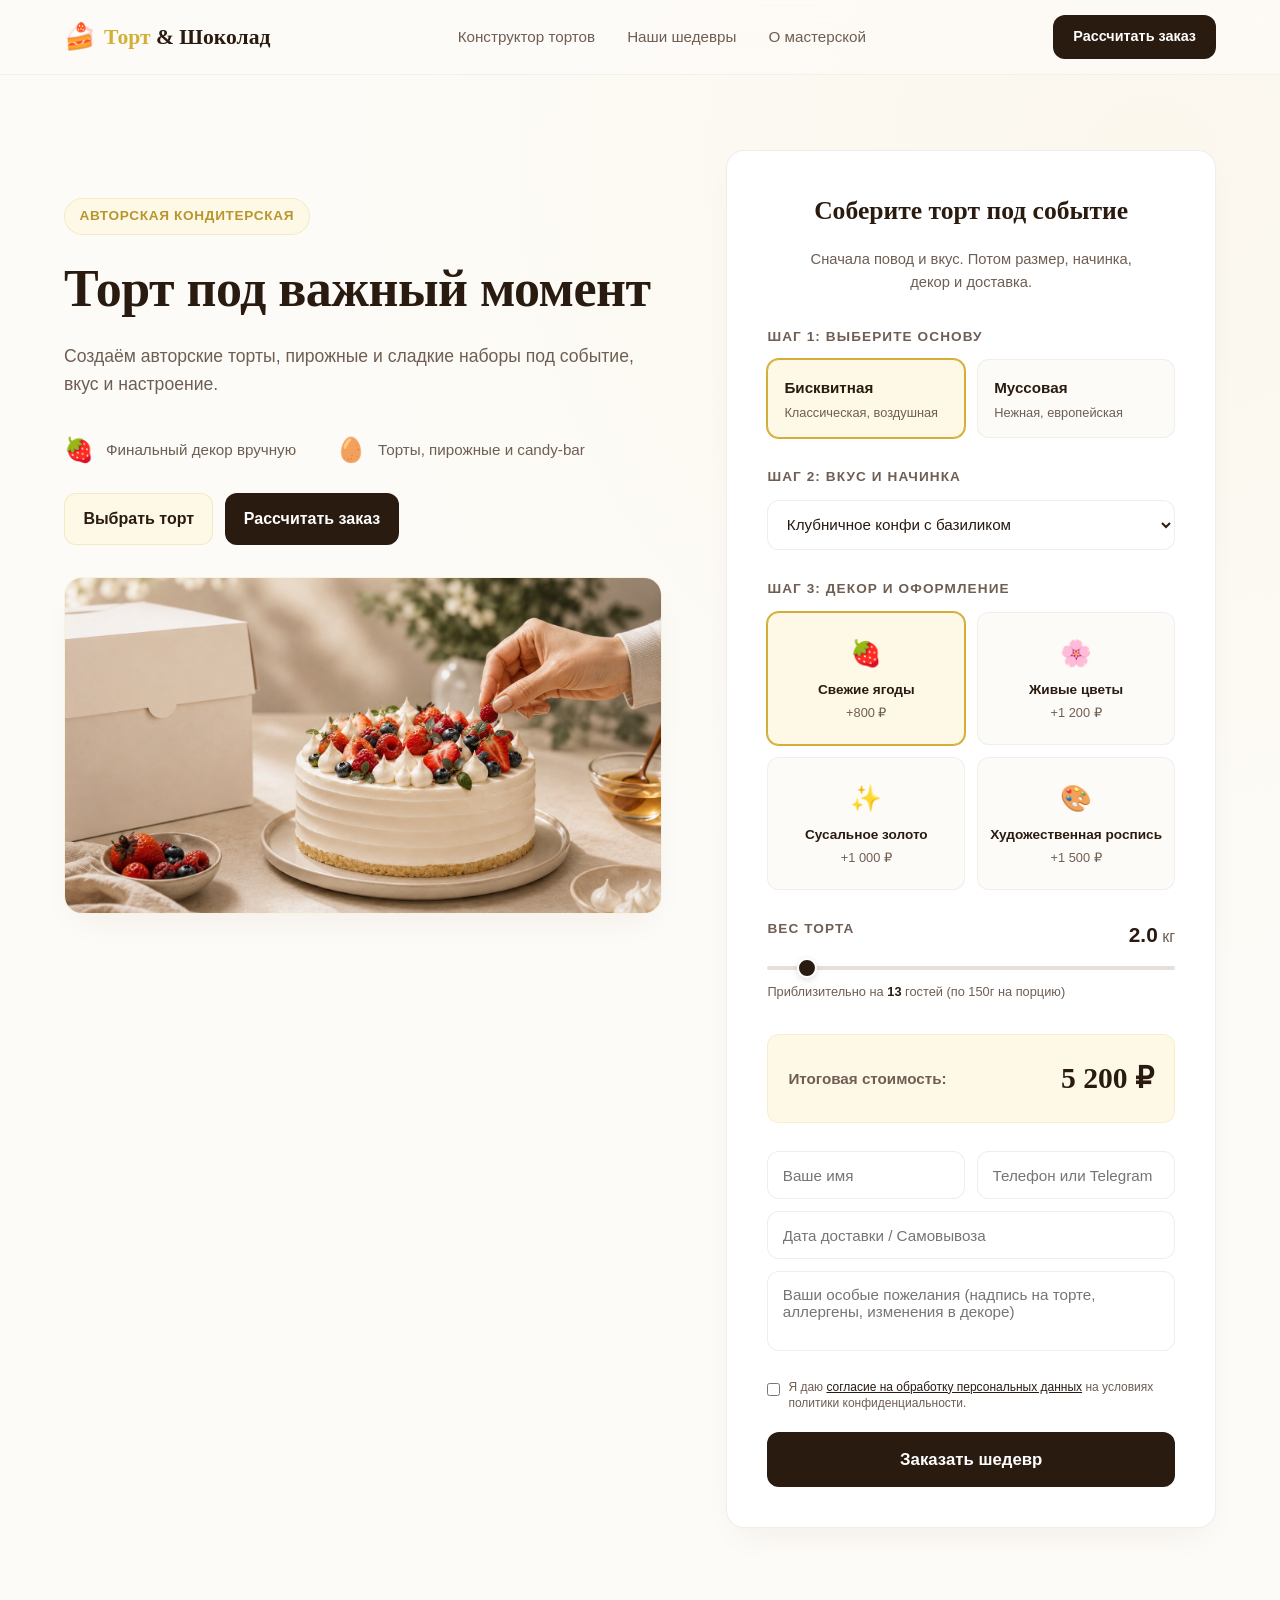
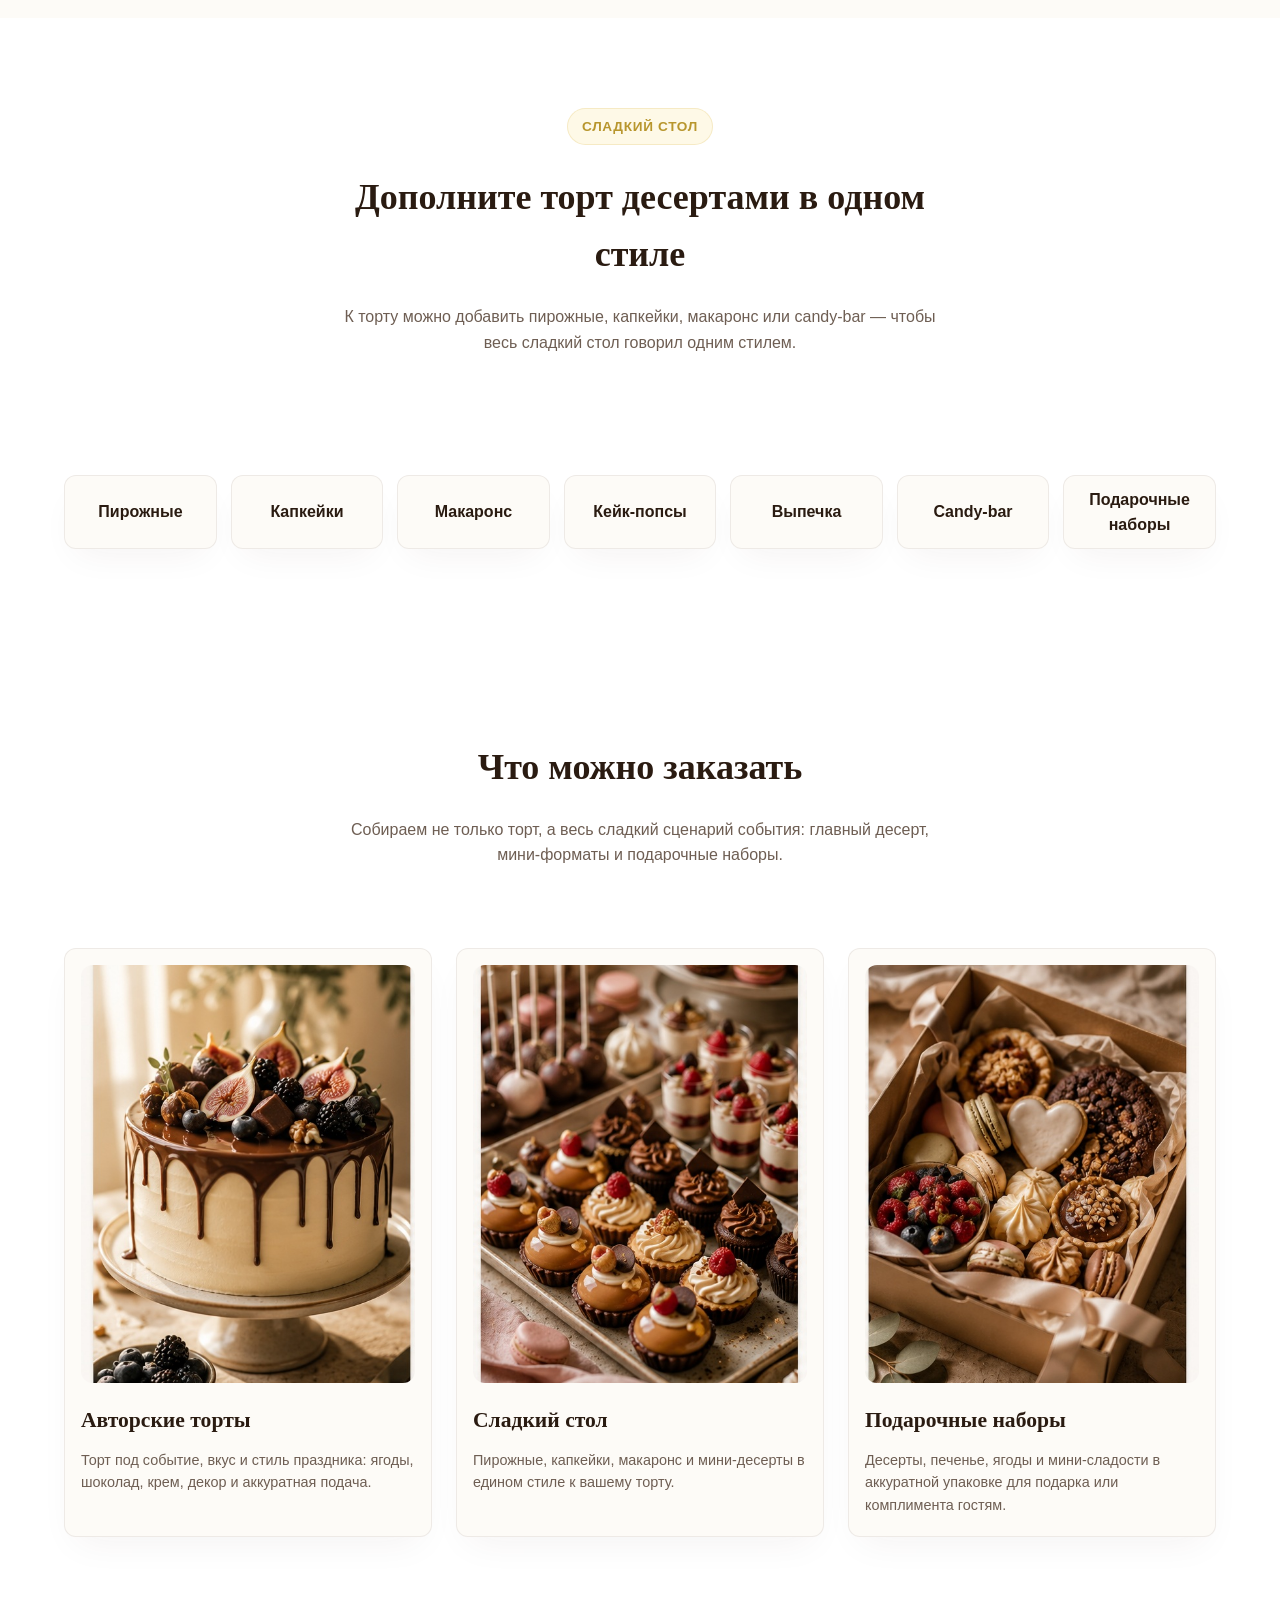
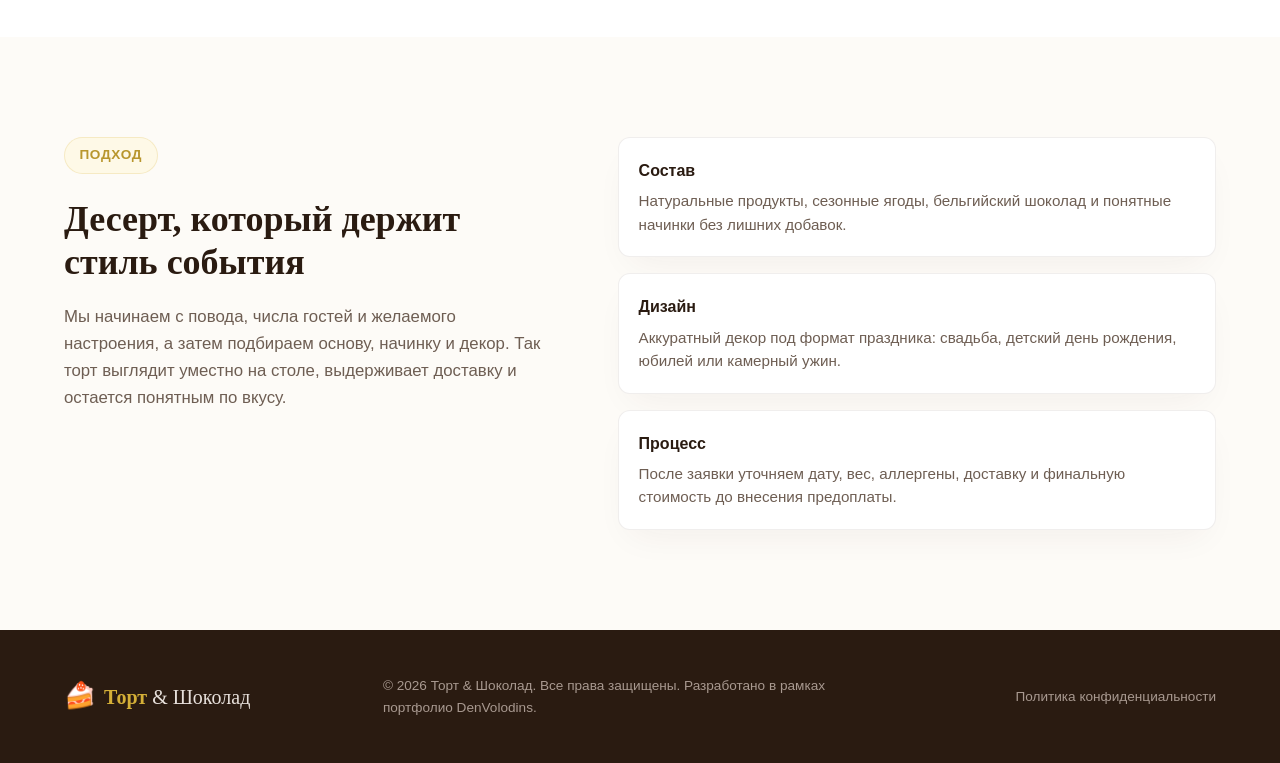
<file: index.html>
<!DOCTYPE html>
<html lang="ru">
<head>
    <meta charset="UTF-8">
    <meta name="viewport" content="width=device-width, initial-scale=1.0">
    <title>Торт и Шоколад — Авторские торты на заказ в Москве</title>
    <meta name="description" content="Торты ручной работы под событие, вкус и формат доставки. Соберите торт в онлайн-конструкторе: начинка, декор, вес и дата.">
    
    <!-- Styles -->
    <link rel="stylesheet" href="styles.css">
</head>
<body>
    <div class="preloader" aria-hidden="true">
        <div class="preloader-cake">
            <span class="preloader-berry"></span>
            <span class="preloader-cream"></span>
        </div>
        <span class="preloader-text">Готовим эскиз торта...</span>
    </div>

    <!-- Header -->
    <header class="header">
        <div class="container header-container">
            <a href="#" class="logo">
                <span class="logo-icon">🍰</span>
                <span class="logo-text"><strong>Торт</strong> & Шоколад</span>
            </a>
            <nav class="nav" aria-label="Основная навигация">
                <a href="#constructor">Конструктор тортов</a>
                <a href="#gallery">Наши шедевры</a>
                <a href="#philosophy">О мастерской</a>
            </nav>
            <a href="#constructor" class="cta-btn-header">Рассчитать заказ</a>
        </div>
    </header>

    <main>
        <!-- Hero Section -->
        <section class="hero-section">
            <div class="container hero-container">
                <div class="hero-info">
                    <span class="badge">Авторская кондитерская</span>
                    <h1>Торт под важный момент</h1>
                    <p class="hero-desc">Создаём авторские торты, пирожные и сладкие наборы под событие, вкус и настроение.</p>
                    
                    <div class="features-mini">
                        <div class="feat-mini-item">
                            <span class="feat-icon">🍓</span>
                            <span>Финальный декор вручную</span>
                        </div>
                        <div class="feat-mini-item">
                            <span class="feat-icon">🥚</span>
                            <span>Торты, пирожные и candy-bar</span>
                        </div>
                    </div>
                    <div class="hero-actions" aria-label="Основные действия">
                        <a href="#gallery" class="hero-btn hero-btn-secondary">Выбрать торт</a>
                        <a href="#constructor" class="hero-btn hero-btn-primary">Рассчитать заказ</a>
                    </div>
                    <div class="hero-photo">
                        <img src="assets/images/bakery-premium-hero.jpg" alt="Кондитер добавляет ягоду на авторский кремовый торт" loading="eager" decoding="async">
                    </div>
                </div>

                <!-- Interactive Cake Constructor -->
                <div class="calc-card" id="constructor">
                    <h2>Соберите торт под <br class="mobile-only-break">событие</h2>
                    <p class="calc-intro">Сначала повод и вкус. Потом размер, начинка, декор и доставка.</p>
                    
                    <form class="calc-form" id="bakeryForm">
                        <!-- Step 1: Base -->
                        <div class="form-group">
                            <label class="group-title">Шаг 1: Выберите основу</label>
                            <div class="selector-grid">
                                <label class="select-card">
                                    <input type="radio" name="base" value="biscuit" data-price="2200" checked>
                                    <span class="card-box">
                                        <span class="card-name">Бисквитная</span>
                                        <span class="card-desc">Классическая, воздушная</span>
                                    </span>
                                </label>
                                <label class="select-card">
                                    <input type="radio" name="base" value="mousse" data-price="2600">
                                    <span class="card-box">
                                        <span class="card-name">Муссовая</span>
                                        <span class="card-desc">Нежная, европейская</span>
                                    </span>
                                </label>
                            </div>
                        </div>

                        <!-- Step 2: Filling -->
                        <div class="form-group">
                            <label class="group-title">Шаг 2: Вкус и начинка</label>
                            <select id="fillingSelect" name="filling" class="select-input">
                                <option value="strawberry" data-extra="0">Клубничное конфи с базиликом</option>
                                <option value="chocolate" data-extra="200">Шоколадный ганаш с вишней</option>
                                <option value="caramel" data-extra="150">Соленая карамель с арахисом</option>
                                <option value="pistachio" data-extra="400">Фисташка-малина премиум</option>
                            </select>
                        </div>

                        <!-- Step 3: Decor -->
                        <div class="form-group">
                            <label class="group-title">Шаг 3: Декор и оформление</label>
                            <div class="decor-grid">
                                <label class="decor-item">
                                    <input type="checkbox" name="decor" value="berries" data-price="800" checked>
                                    <span class="decor-box">
                                        <span class="decor-icon">🍓</span>
                                        <span class="decor-name">Свежие ягоды</span>
                                        <span class="decor-price">+800 ₽</span>
                                    </span>
                                </label>
                                <label class="decor-item">
                                    <input type="checkbox" name="decor" value="flowers" data-price="1200">
                                    <span class="decor-box">
                                        <span class="decor-icon">🌸</span>
                                        <span class="decor-name">Живые цветы</span>
                                        <span class="decor-price">+1 200 ₽</span>
                                    </span>
                                </label>
                                <label class="decor-item">
                                    <input type="checkbox" name="decor" value="gold" data-price="1000">
                                    <span class="decor-box">
                                        <span class="decor-icon">✨</span>
                                        <span class="decor-name">Сусальное золото</span>
                                        <span class="decor-price">+1 000 ₽</span>
                                    </span>
                                </label>
                                <label class="decor-item">
                                    <input type="checkbox" name="decor" value="paint" data-price="1500">
                                    <span class="decor-box">
                                        <span class="decor-icon">🎨</span>
                                        <span class="decor-name">Художественная роспись</span>
                                        <span class="decor-price">+1 500 ₽</span>
                                    </span>
                                </label>
                            </div>
                        </div>

                        <!-- Step 4: Weight Slider -->
                        <div class="form-group">
                            <div class="slider-header">
                                <label for="weightRange" class="group-title">Вес торта</label>
                                <span class="slider-value"><strong id="weightVal">2.0</strong> кг</span>
                            </div>
                            <input type="range" id="weightRange" name="weight" min="1.5" max="8.0" step="0.5" value="2.0" class="range-slider">
                            <div class="servings-note">Приблизительно на <strong id="servingsVal">13</strong> гостей (по 150г на порцию)</div>
                        </div>

                        <!-- Price -->
                        <div class="price-display">
                            <span class="price-label">Итоговая стоимость:</span>
                            <span class="price-amount"><span id="totalPrice">5 200</span> ₽</span>
                        </div>

                        <!-- Contact Details -->
                        <div class="contact-inputs">
                            <div class="input-row">
                                <input type="text" name="name" placeholder="Ваше имя" required class="text-input">
                                <input type="text" name="contact" placeholder="Телефон или Telegram" required class="text-input">
                            </div>
                            <div class="input-row-single">
                                <input type="text" name="delivery" placeholder="Дата доставки / Самовывоза" required class="text-input" onfocus="(this.type='date')" onblur="if(!this.value)this.type='text'">
                            </div>
                            <textarea name="wishes" placeholder="Ваши особые пожелания (надпись на торте, аллергены, изменения в декоре)" class="textarea-input"></textarea>
                        </div>

                        <!-- Agreement Checkbox -->
                        <div class="form-agreement">
                            <input type="checkbox" id="agree" name="agreement" required>
                            <label for="agree">
                                Я даю <a href="privacy.html" target="_blank">согласие на обработку персональных данных</a> на условиях политики конфиденциальности.
                            </label>
                        </div>

                        <button type="submit" class="submit-btn">Заказать шедевр</button>
                    </form>
                </div>
            </div>
        </section>

        <!-- Add-ons Section -->
        <section class="addons-section" id="addons">
            <div class="container addons-container">
                <div class="section-head addons-head">
                    <span class="badge">Сладкий стол</span>
                    <h2>Дополните торт десертами в одном стиле</h2>
                    <p>К торту можно добавить пирожные, капкейки, макаронс или candy-bar — чтобы весь сладкий стол говорил одним стилем.</p>
                </div>
                <div class="addons-grid" aria-label="Дополнительные услуги">
                    <div>Пирожные</div>
                    <div>Капкейки</div>
                    <div>Макаронс</div>
                    <div>Кейк-попсы</div>
                    <div>Выпечка</div>
                    <div>Candy-bar</div>
                    <div>Подарочные наборы</div>
                </div>
            </div>
        </section>

        <!-- Gallery Section -->
        <section class="gallery-section" id="gallery">
            <div class="container">
                <div class="section-head">
                    <h2>Что можно заказать</h2>
                    <p>Собираем не только торт, а весь сладкий сценарий события: главный десерт, мини-форматы и подарочные наборы.</p>
                </div>
                <div class="gallery-grid">
                    <div class="gallery-card">
                        <img class="gallery-img" src="assets/images/gallery-01-custom-cake.jpg" alt="Авторский торт с ягодами, инжиром и шоколадным декором" decoding="async">
                        <h3>Авторские торты</h3>
                        <p>Торт под событие, вкус и стиль праздника: ягоды, шоколад, крем, декор и аккуратная подача.</p>
                    </div>
                    <div class="gallery-card">
                        <img class="gallery-img" src="assets/images/gallery-02-candy-bar.jpg" alt="Сладкий стол с пирожными, капкейками, макаронс и мини-десертами" decoding="async">
                        <h3>Сладкий стол</h3>
                        <p>Пирожные, капкейки, макаронс и мини-десерты в едином стиле к вашему торту.</p>
                    </div>
                    <div class="gallery-card">
                        <img class="gallery-img" src="assets/images/gallery-03-gift-set.jpg" alt="Подарочный набор с печеньем, макаронс, ягодами и мини-сладостями" decoding="async">
                        <h3>Подарочные наборы</h3>
                        <p>Десерты, печенье, ягоды и мини-сладости в аккуратной упаковке для подарка или комплимента гостям.</p>
                    </div>
                </div>
            </div>
        </section>

        <!-- Philosophy Section -->
        <section class="philosophy-section" id="philosophy">
            <div class="container philosophy-container">
                <div class="philosophy-copy">
                    <span class="badge">Подход</span>
                    <h2>Десерт, который держит стиль события</h2>
                    <p>Мы начинаем с повода, числа гостей и желаемого настроения, а затем подбираем основу, начинку и декор. Так торт выглядит уместно на столе, выдерживает доставку и остается понятным по вкусу.</p>
                </div>
                <div class="philosophy-list" aria-label="Принципы мастерской">
                    <div>
                        <strong>Состав</strong>
                        <span>Натуральные продукты, сезонные ягоды, бельгийский шоколад и понятные начинки без лишних добавок.</span>
                    </div>
                    <div>
                        <strong>Дизайн</strong>
                        <span>Аккуратный декор под формат праздника: свадьба, детский день рождения, юбилей или камерный ужин.</span>
                    </div>
                    <div>
                        <strong>Процесс</strong>
                        <span>После заявки уточняем дату, вес, аллергены, доставку и финальную стоимость до внесения предоплаты.</span>
                    </div>
                </div>
            </div>
        </section>
    </main>

    <!-- Footer -->
    <footer class="footer">
        <div class="container footer-container">
            <div class="footer-brand">
                <span class="logo-icon">🍰</span>
                <span><strong>Торт</strong> & Шоколад</span>
            </div>
            <p class="footer-copy">&copy; 2026 Торт & Шоколад. Все права защищены. Разработано в рамках портфолио DenVolodins.</p>
            <a href="privacy.html" class="footer-link" target="_blank">Политика конфиденциальности</a>
        </div>
    </footer>

    <!-- Scripts -->
    <script src="script.js"></script>
</body>
</html>
</file>
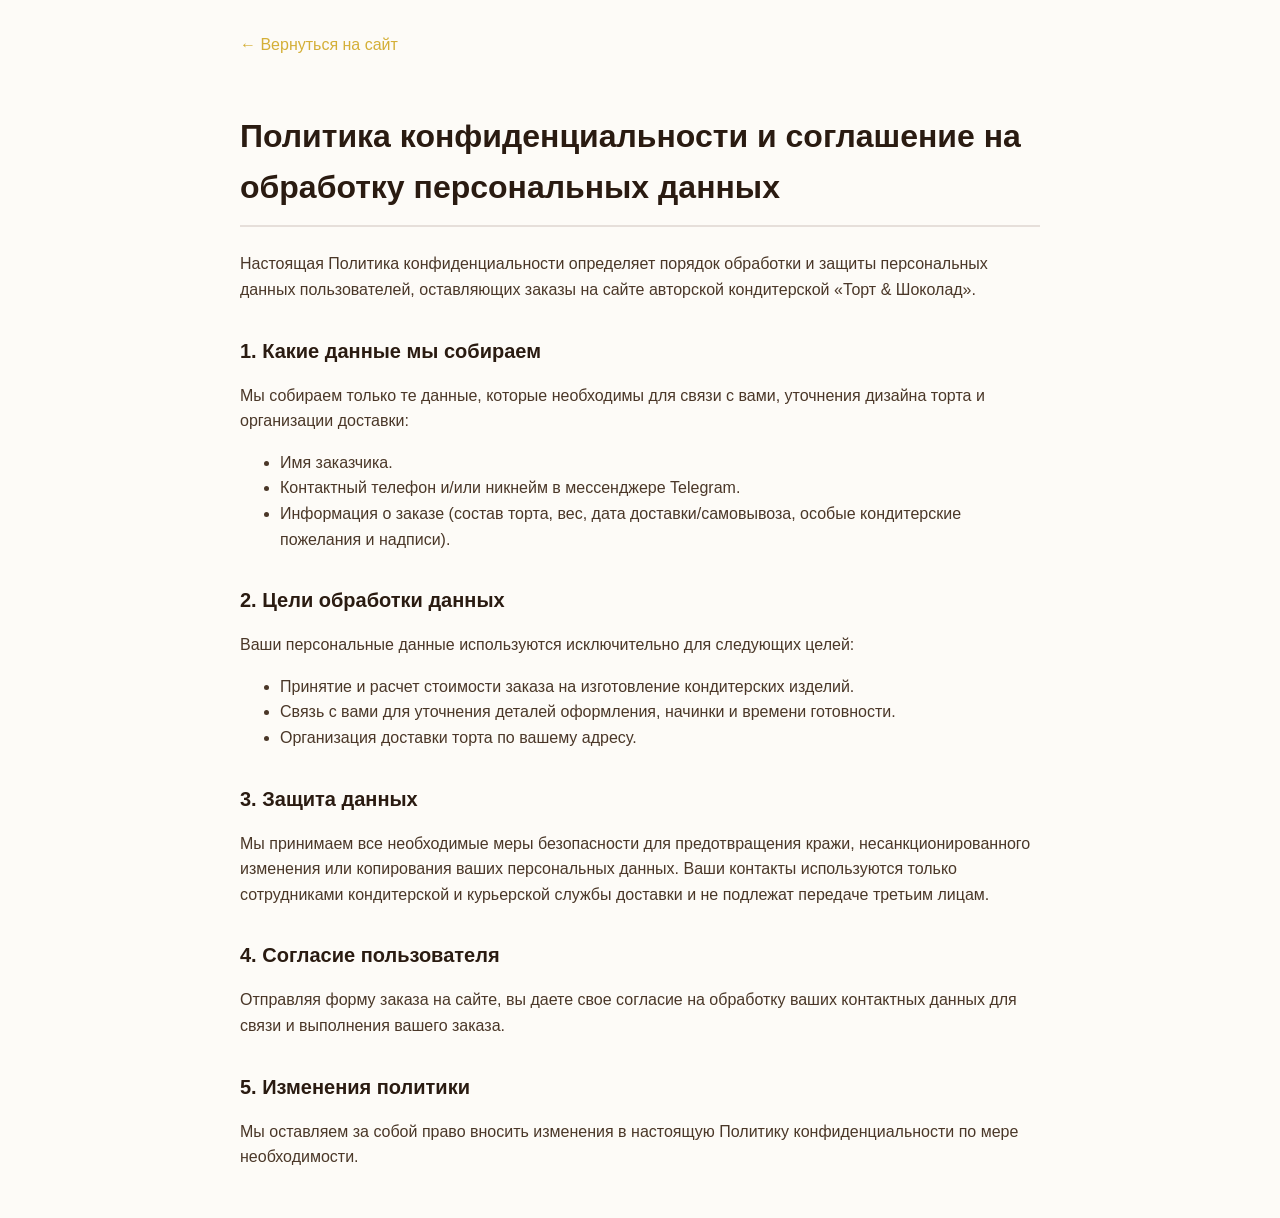
<file: privacy.html>
<!DOCTYPE html>
<html lang="ru">
<head>
    <meta charset="UTF-8">
    <meta name="viewport" content="width=device-width, initial-scale=1.0">
    <title>Политика конфиденциальности — Торт & Шоколад</title>
    <style>
        body {
            font-family: -apple-system, BlinkMacSystemFont, "Segoe UI", Arial, sans-serif;
            line-height: 1.6;
            color: #4a3728;
            max-width: 800px;
            margin: 0 auto;
            padding: 2rem 1.5rem;
            background-color: #fdfbf7;
        }
        h1 {
            color: #2a1b11;
            font-size: 2rem;
            margin-bottom: 1.5rem;
            border-bottom: 2px solid #e6dfda;
            padding-bottom: 0.75rem;
        }
        h2 {
            color: #2a1b11;
            font-size: 1.25rem;
            margin-top: 2rem;
            margin-bottom: 1rem;
        }
        p {
            margin-bottom: 1rem;
        }
        .back-link {
            display: inline-block;
            margin-bottom: 2rem;
            color: #d4af37;
            text-decoration: none;
            font-weight: 500;
        }
        .back-link:hover {
            text-decoration: underline;
        }
    </style>
</head>
<body>
    <a href="index.html" class="back-link">&larr; Вернуться на сайт</a>
    <h1>Политика конфиденциальности и соглашение на обработку персональных данных</h1>
    
    <p>Настоящая Политика конфиденциальности определяет порядок обработки и защиты персональных данных пользователей, оставляющих заказы на сайте авторской кондитерской «Торт & Шоколад».</p>
    
    <h2>1. Какие данные мы собираем</h2>
    <p>Мы собираем только те данные, которые необходимы для связи с вами, уточнения дизайна торта и организации доставки:</p>
    <ul>
        <li>Имя заказчика.</li>
        <li>Контактный телефон и/или никнейм в мессенджере Telegram.</li>
        <li>Информация о заказе (состав торта, вес, дата доставки/самовывоза, особые кондитерские пожелания и надписи).</li>
    </ul>

    <h2>2. Цели обработки данных</h2>
    <p>Ваши персональные данные используются исключительно для следующих целей:</p>
    <ul>
        <li>Принятие и расчет стоимости заказа на изготовление кондитерских изделий.</li>
        <li>Связь с вами для уточнения деталей оформления, начинки и времени готовности.</li>
        <li>Организация доставки торта по вашему адресу.</li>
    </ul>

    <h2>3. Защита данных</h2>
    <p>Мы принимаем все необходимые меры безопасности для предотвращения кражи, несанкционированного изменения или копирования ваших персональных данных. Ваши контакты используются только сотрудниками кондитерской и курьерской службы доставки и не подлежат передаче третьим лицам.</p>

    <h2>4. Согласие пользователя</h2>
    <p>Отправляя форму заказа на сайте, вы даете свое согласие на обработку ваших контактных данных для связи и выполнения вашего заказа.</p>

    <h2>5. Изменения политики</h2>
    <p>Мы оставляем за собой право вносить изменения в настоящую Политику конфиденциальности по мере необходимости.</p>
</body>
</html>
</file>
<file: styles.css>
/* ==========================================
   BAKERY LANDING STYLES (styles.css)
   ========================================== */

:root {
    --primary: #d4af37;      /* Gold */
    --primary-hover: #b8962d;
    --primary-light: #fef9e7;
    --bg-body: #fdfbf7;      /* Warm Cream */
    --text-main: #2a1b11;    /* Chocolate */
    --text-muted: #6e5e53;   /* Warm Gray-Brown */
    --card-bg: #ffffff;
    --card-border: rgba(62, 39, 35, 0.08);
    --radius-lg: 18px;
    --radius-md: 12px;
    --shadow: 0 16px 36px -12px rgba(62, 39, 35, 0.06);
    --transition: all 0.25s cubic-bezier(0.4, 0, 0.2, 1);
    --font-body: -apple-system, BlinkMacSystemFont, "Segoe UI", Arial, sans-serif;
    --font-display: Georgia, "Times New Roman", serif;
}

* {
    box-sizing: border-box;
    margin: 0;
    padding: 0;
}

body {
    font-family: var(--font-body);
    background-color: var(--bg-body);
    color: var(--text-main);
    line-height: 1.6;
    -webkit-font-smoothing: antialiased;
    overflow-x: clip;
}

.preloader {
    position: fixed;
    inset: 0;
    z-index: 999;
    display: grid;
    place-items: center;
    align-content: center;
    gap: 1rem;
    background: var(--bg-body);
    opacity: 1;
    visibility: visible;
    transition: opacity 0.45s ease, visibility 0.45s ease;
}

.preloader.is-hidden {
    opacity: 0;
    visibility: hidden;
    pointer-events: none;
}

.preloader-cake {
    position: relative;
    width: 74px;
    height: 48px;
    border: 2px solid rgba(42, 27, 17, 0.34);
    border-top: 0;
    border-radius: 0 0 28px 28px;
    opacity: 0;
    transform: translateY(8px);
    animation: cakeOutline 0.45s ease forwards;
}

.preloader-cake::before {
    content: "";
    position: absolute;
    left: 9px;
    right: 9px;
    top: -10px;
    height: 18px;
    border: 2px solid rgba(42, 27, 17, 0.34);
    border-bottom: 0;
    border-radius: 50% 50% 0 0;
}

.preloader-berry,
.preloader-cream {
    position: absolute;
    display: block;
    border-radius: 999px;
    opacity: 0;
    transform: scale(0.5);
}

.preloader-berry {
    top: -15px;
    left: 30px;
    width: 11px;
    height: 11px;
    background: #c84532;
    animation: accentDot 0.32s ease 0.45s forwards;
}

.preloader-cream {
    top: -17px;
    left: 45px;
    width: 9px;
    height: 13px;
    background: #fff7ea;
    border: 1px solid rgba(42, 27, 17, 0.08);
    border-radius: 999px 999px 999px 0;
    transform: rotate(-35deg) scale(0.5);
    animation: creamDot 0.32s ease 0.65s forwards;
}

.preloader-text {
    color: var(--text-muted);
    font-size: 0.92rem;
    font-weight: 600;
    opacity: 0;
    transform: translateY(6px);
    animation: fadeUp 0.35s ease 0.82s forwards;
}

@keyframes cakeOutline {
    to {
        opacity: 1;
        transform: translateY(0);
    }
}

@keyframes accentDot {
    to {
        opacity: 1;
        transform: scale(1);
    }
}

@keyframes creamDot {
    to {
        opacity: 1;
        transform: rotate(-35deg) scale(1);
    }
}

@keyframes fadeUp {
    to {
        opacity: 1;
        transform: translateY(0);
    }
}

.container {
    max-width: 1200px;
    margin: 0 auto;
    padding: 0 1.5rem;
}

/* Header */
.header {
    background: rgba(253, 251, 247, 0.85);
    backdrop-filter: blur(12px);
    border-bottom: 1px solid rgba(62, 39, 35, 0.05);
    position: fixed;
    top: 0;
    left: 0;
    right: 0;
    z-index: 100;
    height: 75px;
}

.header-container {
    display: flex;
    justify-content: space-between;
    align-items: center;
    height: 100%;
    min-width: 0;
}

.logo {
    display: flex;
    align-items: center;
    gap: 0.5rem;
    text-decoration: none;
    color: var(--text-main);
    font-family: var(--font-display);
    font-size: 1.35rem;
    font-weight: 700;
}

.logo-icon {
    font-size: 1.6rem;
}

.logo-text strong {
    color: var(--primary);
}

.nav {
    display: flex;
    gap: 2rem;
}

.nav a {
    text-decoration: none;
    color: var(--text-muted);
    font-weight: 500;
    font-size: 0.95rem;
    transition: var(--transition);
}

.nav a:hover {
    color: var(--primary-hover);
}

.cta-btn-header {
    background: var(--text-main);
    color: white;
    padding: 0.65rem 1.25rem;
    border-radius: var(--radius-md);
    text-decoration: none;
    font-weight: 600;
    font-size: 0.9rem;
    transition: var(--transition);
}

.cta-btn-header:hover {
    background: var(--primary);
    transform: translateY(-1px);
}

/* Hero Section */
.hero-section {
    padding-top: 150px;
    padding-bottom: 90px;
    background: radial-gradient(circle at 90% 10%, rgba(212, 175, 55, 0.05) 0%, transparent 45%);
}

.hero-container {
    display: grid;
    grid-template-columns: 1.1fr 0.9fr;
    gap: 4rem;
    align-items: start;
    min-width: 0;
}

.hero-info {
    padding-top: 3rem;
    min-width: 0;
}

.badge {
    display: inline-block;
    background: var(--primary-light);
    color: var(--primary-hover);
    border: 1px solid rgba(212, 175, 55, 0.2);
    padding: 0.4rem 0.9rem;
    border-radius: 50px;
    font-weight: 600;
    font-size: 0.85rem;
    margin-bottom: 1.5rem;
    letter-spacing: 0.05em;
    text-transform: uppercase;
}

h1 {
    font-family: var(--font-display);
    font-size: 3.25rem;
    font-weight: 700;
    line-height: 1.15;
    letter-spacing: -0.01em;
    margin-bottom: 1.5rem;
}

.hero-desc {
    font-size: 1.1rem;
    color: var(--text-muted);
    margin-bottom: 2rem;
}

.features-mini {
    display: flex;
    gap: 2.5rem;
    margin-bottom: 1.5rem;
}

.feat-mini-item {
    display: flex;
    align-items: center;
    gap: 0.75rem;
    font-weight: 500;
    font-size: 0.95rem;
    color: var(--text-muted);
}

.feat-icon {
    font-size: 1.5rem;
}

.hero-actions {
    display: flex;
    flex-wrap: wrap;
    gap: 0.75rem;
    margin-bottom: 2rem;
}

.hero-btn {
    display: inline-flex;
    align-items: center;
    justify-content: center;
    min-height: 46px;
    padding: 0.75rem 1.15rem;
    border-radius: var(--radius-md);
    font-weight: 700;
    text-decoration: none;
    transition: var(--transition);
}

.hero-btn-primary {
    background: var(--text-main);
    color: white;
}

.hero-btn-secondary {
    background: var(--primary-light);
    color: var(--text-main);
    border: 1px solid rgba(212, 175, 55, 0.22);
}

.hero-btn:hover {
    transform: translateY(-1px);
}

.hero-photo {
    margin-top: 2rem;
    border-radius: var(--radius-lg);
    overflow: hidden;
    border: 1px solid rgba(212, 175, 55, 0.16);
    box-shadow: var(--shadow);
    background: var(--card-bg);
    max-width: 100%;
    min-width: 0;
}

.hero-photo img,
.gallery-img {
    display: block;
    width: 100%;
    max-width: 100%;
    min-width: 0;
    object-fit: cover;
    object-position: center;
}

.hero-photo img {
    aspect-ratio: 16 / 9;
    object-position: 58% 48%;
    animation: heroLight 8s ease-in-out infinite alternate;
}

.mobile-only-break {
    display: none;
}

/* Calculator Card */
.calc-card {
    background: var(--card-bg);
    border: 1px solid var(--card-border);
    border-radius: var(--radius-lg);
    padding: 2.5rem;
    box-shadow: var(--shadow);
    min-width: 0;
}

.calc-card h2 {
    font-family: var(--font-display);
    font-size: 1.6rem;
    font-weight: 700;
    margin-bottom: 2rem;
    text-align: center;
}

.calc-intro {
    margin: -1rem auto 2rem;
    max-width: 360px;
    color: var(--text-muted);
    font-size: 0.92rem;
    line-height: 1.55;
    text-align: center;
}

.form-group {
    margin-bottom: 1.75rem;
}

.group-title {
    display: block;
    font-size: 0.85rem;
    font-weight: 600;
    text-transform: uppercase;
    letter-spacing: 0.08em;
    color: var(--text-muted);
    margin-bottom: 0.75rem;
}

/* Selector Grid for Base */
.selector-grid {
    display: grid;
    grid-template-columns: 1fr 1fr;
    gap: 0.75rem;
}

.select-card {
    cursor: pointer;
}

.select-card input {
    display: none;
}

.card-box {
    display: flex;
    flex-direction: column;
    background: var(--bg-body);
    border: 1px solid rgba(62, 39, 35, 0.06);
    border-radius: var(--radius-md);
    padding: 1rem;
    transition: var(--transition);
}

.card-name {
    font-weight: 600;
    font-size: 0.95rem;
    margin-bottom: 0.25rem;
}

.card-desc {
    font-size: 0.8rem;
    color: var(--text-muted);
    line-height: 1.3;
}

.select-card input:checked + .card-box {
    border-color: var(--primary);
    background: var(--primary-light);
    box-shadow: 0 0 0 1px var(--primary);
}

/* Select Input */
.select-input {
    width: 100%;
    min-width: 0;
    padding: 0.9rem;
    border-radius: var(--radius-md);
    border: 1px solid rgba(62, 39, 35, 0.08);
    font-family: inherit;
    font-size: 0.95rem;
    font-weight: 500;
    outline: none;
    background-color: white;
    cursor: pointer;
    color: var(--text-main);
    transition: var(--transition);
}

.select-input:focus {
    border-color: var(--primary);
}

/* Decor Grid */
.decor-grid {
    display: grid;
    grid-template-columns: repeat(2, 1fr);
    gap: 0.75rem;
}

.decor-item {
    cursor: pointer;
}

.decor-item input {
    display: none;
}

.decor-box {
    display: flex;
    flex-direction: column;
    align-items: center;
    text-align: center;
    background: var(--bg-body);
    border: 1px solid rgba(62, 39, 35, 0.06);
    border-radius: var(--radius-md);
    padding: 1.25rem 0.75rem;
    transition: var(--transition);
}

.decor-icon {
    font-size: 1.6rem;
    margin-bottom: 0.35rem;
}

.decor-name {
    font-size: 0.85rem;
    font-weight: 600;
}

.decor-price {
    font-size: 0.8rem;
    color: var(--text-muted);
    margin-top: 0.15rem;
}

.decor-item input:checked + .decor-box {
    border-color: var(--primary);
    background: var(--primary-light);
    color: var(--text-main);
    box-shadow: 0 0 0 1px var(--primary);
}

/* Slider */
.slider-header {
    display: flex;
    justify-content: space-between;
    align-items: center;
}

.slider-value {
    font-size: 1rem;
    color: var(--text-muted);
}

.slider-value strong {
    font-size: 1.3rem;
    color: var(--text-main);
}

.range-slider {
    width: 100%;
    height: 4px;
    background: #e6dfda;
    border-radius: 5px;
    outline: none;
    -webkit-appearance: none;
    margin-top: 0.6rem;
    margin-bottom: 0.5rem;
}

.range-slider::-webkit-slider-thumb {
    -webkit-appearance: none;
    width: 20px;
    height: 20px;
    border-radius: 50%;
    background: var(--text-main);
    border: 2px solid white;
    cursor: pointer;
    box-shadow: 0 2px 6px rgba(62, 39, 35, 0.15);
    transition: var(--transition);
}

.range-slider::-webkit-slider-thumb:hover {
    transform: scale(1.15);
    background: var(--primary);
}

.servings-note {
    font-size: 0.8rem;
    color: var(--text-muted);
    margin-top: 0.25rem;
}

.servings-note strong {
    color: var(--text-main);
}

.gallery-img {
    aspect-ratio: 4 / 5;
    border-radius: 12px;
    margin-bottom: 1.25rem;
    object-position: center;
}

/* Price Display */
.price-display {
    background: var(--primary-light);
    border-radius: var(--radius-md);
    padding: 1.25rem;
    display: flex;
    justify-content: space-between;
    align-items: center;
    margin-top: 2rem;
    border: 1px solid rgba(212, 175, 55, 0.15);
}

.price-label {
    font-size: 0.95rem;
    font-weight: 600;
    color: var(--text-muted);
}

.price-amount {
    font-size: 1.85rem;
    font-weight: 700;
    color: var(--text-main);
    font-family: var(--font-display);
}

/* Contact Details */
.contact-inputs {
    margin-top: 1.75rem;
}

.input-row {
    display: grid;
    grid-template-columns: 1fr 1fr;
    gap: 0.75rem;
    margin-bottom: 0.75rem;
}

.input-row-single {
    margin-bottom: 0.75rem;
}

.text-input, .textarea-input {
    width: 100%;
    min-width: 0;
    padding: 0.9rem;
    border-radius: var(--radius-md);
    border: 1px solid rgba(62, 39, 35, 0.08);
    font-family: inherit;
    font-size: 0.95rem;
    outline: none;
    transition: var(--transition);
}

.text-input:focus, .textarea-input:focus {
    border-color: var(--primary);
    background: white;
}

.textarea-input {
    height: 80px;
    resize: none;
}

/* Agreement Checkbox */
.form-agreement {
    display: flex;
    gap: 0.5rem;
    align-items: flex-start;
    margin-top: 1.25rem;
    margin-bottom: 1.25rem;
}

.form-agreement input {
    margin-top: 0.25rem;
    cursor: pointer;
}

.form-agreement label {
    font-size: 0.75rem;
    color: var(--text-muted);
    line-height: 1.4;
}

.form-agreement a {
    color: var(--text-main);
    text-decoration: underline;
}

/* Submit Button */
.submit-btn {
    width: 100%;
    min-width: 0;
    background: var(--text-main);
    color: white;
    border: none;
    padding: 1.1rem;
    border-radius: var(--radius-md);
    font-family: inherit;
    font-size: 1.05rem;
    font-weight: 600;
    cursor: pointer;
    transition: var(--transition);
}

.submit-btn:hover {
    background: var(--primary);
    transform: translateY(-2px);
    box-shadow: 0 6px 20px rgba(212, 175, 55, 0.15);
}

/* Gallery Section */
.gallery-section {
    padding: 100px 0;
    background: white;
}

.addons-section {
    padding: 90px 0;
    background: white;
}

.addons-container {
    display: grid;
    gap: 2.5rem;
}

.addons-head {
    margin-bottom: 0;
}

.addons-grid {
    display: grid;
    grid-template-columns: repeat(7, minmax(0, 1fr));
    gap: 0.85rem;
}

.addons-grid div {
    display: flex;
    align-items: center;
    justify-content: center;
    min-height: 74px;
    border: 1px solid var(--card-border);
    border-radius: var(--radius-md);
    background: var(--bg-body);
    color: var(--text-main);
    font-weight: 700;
    text-align: center;
    box-shadow: var(--shadow);
    opacity: 0;
    transform: translateY(10px);
    animation: fadeUp 0.5s ease forwards;
}

.addons-grid div:nth-child(2) { animation-delay: 0.04s; }
.addons-grid div:nth-child(3) { animation-delay: 0.08s; }
.addons-grid div:nth-child(4) { animation-delay: 0.12s; }
.addons-grid div:nth-child(5) { animation-delay: 0.16s; }
.addons-grid div:nth-child(6) { animation-delay: 0.2s; }
.addons-grid div:nth-child(7) { animation-delay: 0.24s; }

@keyframes heroLight {
    from {
        filter: brightness(1);
    }
    to {
        filter: brightness(1.04);
    }
}

.section-head {
    text-align: center;
    max-width: 600px;
    margin: 0 auto 5rem;
}

.section-head h2 {
    font-family: var(--font-display);
    font-size: 2.25rem;
    font-weight: 700;
    margin-bottom: 1.25rem;
}

.section-head p {
    color: var(--text-muted);
}

.gallery-grid {
    display: grid;
    grid-template-columns: repeat(3, 1fr);
    gap: 1.5rem;
    min-width: 0;
}

.gallery-card {
    text-align: left;
    min-width: 0;
    border: 1px solid var(--card-border);
    border-radius: var(--radius-md);
    padding: 1rem 1rem 1.25rem;
    background: var(--bg-body);
    box-shadow: var(--shadow);
}

.gallery-card h3 {
    font-family: var(--font-display);
    font-size: 1.35rem;
    font-weight: 600;
    margin-top: 0;
    margin-bottom: 0.75rem;
}

/* Philosophy Section */
.philosophy-section {
    padding: 100px 0;
    background: var(--bg-body);
}

.philosophy-container {
    display: grid;
    grid-template-columns: 0.9fr 1.1fr;
    gap: 4rem;
    align-items: start;
    min-width: 0;
}

.philosophy-copy h2 {
    font-family: var(--font-display);
    font-size: 2.25rem;
    line-height: 1.2;
    margin-bottom: 1.25rem;
}

.philosophy-copy p {
    color: var(--text-muted);
    font-size: 1.05rem;
}

.philosophy-list {
    display: grid;
    gap: 1rem;
}

.philosophy-list div {
    background: var(--card-bg);
    border: 1px solid var(--card-border);
    border-radius: var(--radius-md);
    padding: 1.25rem;
    box-shadow: var(--shadow);
}

.philosophy-list strong {
    display: block;
    margin-bottom: 0.35rem;
    font-size: 1rem;
}

.philosophy-list span {
    display: block;
    color: var(--text-muted);
    font-size: 0.95rem;
    line-height: 1.55;
}

.gallery-card p {
    font-size: 0.9rem;
    color: var(--text-muted);
    line-height: 1.55;
}

/* Footer */
.footer {
    background: var(--text-main);
    color: #e6dfda;
    padding: 45px 0;
}

.footer-container {
    display: flex;
    justify-content: space-between;
    align-items: center;
    flex-wrap: wrap;
    gap: 1.5rem;
}

.footer-brand {
    display: flex;
    align-items: center;
    gap: 0.5rem;
    font-family: var(--font-display);
    font-size: 1.25rem;
}

.footer-brand strong {
    color: var(--primary);
}

.footer-copy {
    font-size: 0.85rem;
    color: #a89990;
    max-width: 500px;
}

.footer-link {
    color: #a89990;
    font-size: 0.85rem;
    text-decoration: none;
    transition: var(--transition);
}

.footer-link:hover {
    color: var(--primary);
}

/* Responsive */
@media (max-width: 1024px) {
    .hero-container {
        grid-template-columns: 1fr;
        gap: 3rem;
    }
    .hero-info {
        text-align: center;
    }
    .features-mini {
        justify-content: center;
    }
    .gallery-grid {
        grid-template-columns: 1fr;
        max-width: 500px;
        margin: 0 auto;
    }
    .addons-grid {
        grid-template-columns: repeat(2, minmax(0, 1fr));
        max-width: 560px;
        margin: 0 auto;
        width: 100%;
    }
    .philosophy-container {
        grid-template-columns: 1fr;
        gap: 2rem;
    }
}

@media (max-width: 640px) {
    .container {
        padding: 0 1rem;
    }
    .header {
        height: 68px;
    }
    .logo {
        min-width: 0;
        font-size: 1.08rem;
        white-space: nowrap;
    }
    .logo-icon {
        font-size: 1.35rem;
    }
    .cta-btn-header {
        display: none;
    }
    .hero-section {
        padding-top: 115px;
        padding-bottom: 56px;
    }
    .mobile-only-break {
        display: inline;
    }
    h1 {
        font-size: 1.62rem;
        max-width: 21rem;
        margin-left: auto;
        margin-right: auto;
        overflow-wrap: break-word;
    }
    .hero-desc {
        max-width: 18.5rem;
        margin-left: auto;
        margin-right: auto;
        font-size: 0.9rem;
    }
    .features-mini {
        flex-direction: column;
        gap: 0.9rem;
        align-items: center;
    }
    .hero-actions {
        justify-content: center;
    }
    .hero-btn {
        width: 100%;
        max-width: 18.5rem;
    }
    .calc-card {
        padding: 1.5rem 1.25rem;
    }
    .calc-card h2,
    .section-head h2,
    .philosophy-copy h2 {
        font-size: 1.48rem;
        line-height: 1.25;
    }
    .selector-grid {
        grid-template-columns: 1fr;
    }
    .decor-grid {
        grid-template-columns: 1fr;
    }
    .price-display {
        align-items: flex-start;
        flex-direction: column;
        gap: 0.35rem;
    }
    .addons-section,
    .gallery-section,
    .philosophy-section {
        padding: 64px 0;
    }
    .addons-grid {
        grid-template-columns: 1fr;
    }
    .gallery-triptych {
        margin-top: -1rem;
    }
    .input-row {
        grid-template-columns: 1fr;
    }
    .footer-container {
        flex-direction: column;
        text-align: center;
    }
    .nav {
        display: none;
    }
}
</file>
